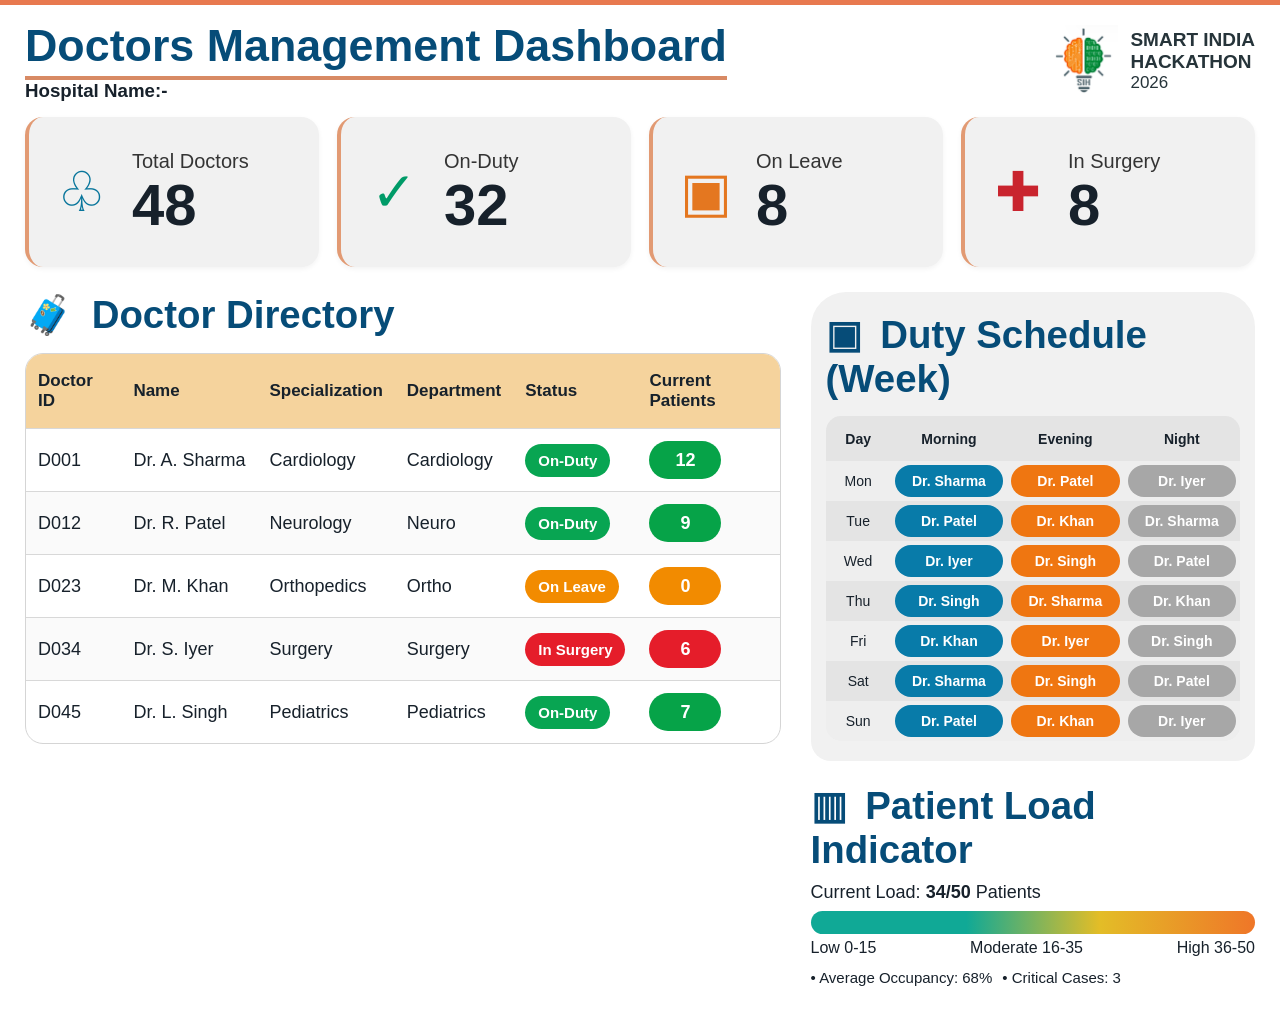
<file: index.html>
<!DOCTYPE html>
<html lang="en">
<head>
    <meta charset="UTF-8">
    <meta name="viewport" content="width=device-width, initial-scale=1.0">
    <title>Doctors Management Dashboard</title>
    <link rel="stylesheet" href="index.css">
</head>

<body>

<div class="dashboard">

    <!-- HEADER -->
    <header class="header">
        <div>
            <h2>Doctors Management Dashboard</h2>
            <h3>Hospital Name:-</h3>
        </div>

        <div class="sih-logo">
            <img src="sihq.jpeg" alt="Smart India Hackathon logo">
            <div>
                <strong>SMART INDIA</strong>
                <strong>HACKATHON</strong>
                <span>2026</span>
            </div>
        </div>
    </header>


    <!-- TOP STAT CARDS -->
    <section class="stats">

        <div class="stat-card">
            <div class="stat-icon blue">♧</div>
            <div>
                <p>Total Doctors</p>
                <h3>48</h3>
            </div>
        </div>

        <div class="stat-card">
            <div class="stat-icon green">✓</div>
            <div>
                <p>On-Duty</p>
                <h3>32</h3>
            </div>
        </div>

        <div class="stat-card">
            <div class="stat-icon orange">▣</div>
            <div>
                <p>On Leave</p>
                <h3>8</h3>
            </div>
        </div>

        <div class="stat-card">
            <div class="stat-icon red">✚</div>
            <div>
                <p>In Surgery</p>
                <h3>8</h3>
            </div>
        </div>

    </section>


    <!-- MAIN CONTENT -->
    <div class="main-content">

        <!-- LEFT SIDE -->
        <section class="left-section">

            <h2 class="section-title">
                <span>🧳</span> Doctor Directory
            </h2>

            <div class="table-container">
                <table>

                    <thead>
                        <tr>
                            <th>Doctor ID</th>
                            <th>Name</th>
                            <th>Specialization</th>
                            <th>Department</th>
                            <th>Status</th>
                            <th>Current Patients</th>
                        </tr>
                    </thead>

                    <tbody>

                        <tr>
                            <td>D001</td>
                            <td>Dr. A. Sharma</td>
                            <td>Cardiology</td>
                            <td>Cardiology</td>
                            <td><span class="status on-duty">On-Duty</span></td>
                            <td><span class="patients green-p">12</span></td>
                        </tr>

                        <tr>
                            <td>D012</td>
                            <td>Dr. R. Patel</td>
                            <td>Neurology</td>
                            <td>Neuro</td>
                            <td><span class="status on-duty">On-Duty</span></td>
                            <td><span class="patients green-p">9</span></td>
                        </tr>

                        <tr>
                            <td>D023</td>
                            <td>Dr. M. Khan</td>
                            <td>Orthopedics</td>
                            <td>Ortho</td>
                            <td><span class="status on-leave">On Leave</span></td>
                            <td><span class="patients orange-p">0</span></td>
                        </tr>

                        <tr>
                            <td>D034</td>
                            <td>Dr. S. Iyer</td>
                            <td>Surgery</td>
                            <td>Surgery</td>
                            <td><span class="status surgery">In Surgery</span></td>
                            <td><span class="patients red-p">6</span></td>
                        </tr>

                        <tr>
                            <td>D045</td>
                            <td>Dr. L. Singh</td>
                            <td>Pediatrics</td>
                            <td>Pediatrics</td>
                            <td><span class="status on-duty">On-Duty</span></td>
                            <td><span class="patients green-p">7</span></td>
                        </tr>

                    </tbody>

                </table>
            </div>

        </section>


        <!-- RIGHT SIDE -->
        <aside class="right-section">

            <!-- DUTY SCHEDULE -->
            <section class="schedule">

                <h2 class="section-title">
                    <span>▣</span> Duty Schedule (Week)
                </h2>

                <div class="schedule-table">

                    <div class="schedule-row header-row">
                        <div>Day</div>
                        <div>Morning</div>
                        <div>Evening</div>
                        <div>Night</div>
                    </div>

                    <div class="schedule-row">
                        <div>Mon</div>
                        <div><span class="morning">Dr. Sharma</span></div>
                        <div><span class="evening">Dr. Patel</span></div>
                        <div><span class="night">Dr. Iyer</span></div>
                    </div>

                    <div class="schedule-row">
                        <div>Tue</div>
                        <div><span class="morning">Dr. Patel</span></div>
                        <div><span class="evening">Dr. Khan</span></div>
                        <div><span class="night">Dr. Sharma</span></div>
                    </div>

                    <div class="schedule-row">
                        <div>Wed</div>
                        <div><span class="morning">Dr. Iyer</span></div>
                        <div><span class="evening">Dr. Singh</span></div>
                        <div><span class="night">Dr. Patel</span></div>
                    </div>

                    <div class="schedule-row">
                        <div>Thu</div>
                        <div><span class="morning">Dr. Singh</span></div>
                        <div><span class="evening">Dr. Sharma</span></div>
                        <div><span class="night">Dr. Khan</span></div>
                    </div>

                    <div class="schedule-row">
                        <div>Fri</div>
                        <div><span class="morning">Dr. Khan</span></div>
                        <div><span class="evening">Dr. Iyer</span></div>
                        <div><span class="night">Dr. Singh</span></div>
                    </div>

                    <div class="schedule-row">
                        <div>Sat</div>
                        <div><span class="morning">Dr. Sharma</span></div>
                        <div><span class="evening">Dr. Singh</span></div>
                        <div><span class="night">Dr. Patel</span></div>
                    </div>

                    <div class="schedule-row">
                        <div>Sun</div>
                        <div><span class="morning">Dr. Patel</span></div>
                        <div><span class="evening">Dr. Khan</span></div>
                        <div><span class="night">Dr. Iyer</span></div>
                    </div>

                </div>

            </section>


            <!-- PATIENT LOAD -->
            <section class="patient-load">

                <h2 class="section-title">
                    <span>▥</span> Patient Load Indicator
                </h2>

                <p class="load-text">
                    Current Load: <b>34/50</b> Patients
                </p>

                <div class="load-bar">
                    <div class="load-progress"></div>
                </div>

                <div class="load-labels">
                    <span>Low 0-15</span>
                    <span>Moderate 16-35</span>
                    <span>High 36-50</span>
                </div>

                <div class="load-info">
                    <span>• Average Occupancy: 68%</span>
                    <span>• Critical Cases: 3</span>
                </div>

            </section>

        </aside>

    </div>

</div>

</body>
</html>
</file>
<file: index.css>
* {
    margin: 0;
    padding: 0;
    box-sizing: border-box;
}

body {
    font-family: Arial, Helvetica, sans-serif;
    background: #ffffff;
    color: #17212b;
}

.dashboard {
    width: 100%;
    max-width: 1550px;
    margin: auto;
    padding: 15px 25px 25px;
    border-top: 5px solid #e8794f;
}


/* ================= HEADER ================= */

.header {
    display: flex;
    justify-content: space-between;
    align-items: flex-start;
    margin-bottom: 8px;
}

.header h1 {
    font-family: Georgia, serif;
    font-size: clamp(30px, 4vw, 55px);
    color: #07507c;
    font-weight: 700;
    margin-bottom: 12px;
}

.header h2 {
    font-size: clamp(30px, 3.5vw, 48px);
    color: #064c78;
    border-bottom: 4px solid #d88a64;
    display: inline-block;
    padding-bottom: 5px;
}

.sih-logo {
    display: flex;
    align-items: center;
    gap: 10px;
    color: #26343a;
    margin-top: 5px;
}

.sih-logo img {
    width: 72px;
    height: 72px;
    object-fit: contain;
}

.sih-logo strong {
    display: block;
    font-size: 19px;
}

.sih-logo span {
    display: block;
    font-size: 17px;
}


/* ================= STAT CARDS ================= */

.stats {
    display: grid;
    grid-template-columns: repeat(4, 1fr);
    gap: 18px;
    margin: 15px 0 25px;
}

.stat-card {
    min-height: 150px;
    background: #f1f1f1;
    border-radius: 18px;
    display: flex;
    align-items: center;
    gap: 18px;
    padding: 20px;
    border-left: 4px solid #e29a73;
    box-shadow: 0 2px 5px rgba(0,0,0,0.05);
}

.stat-card p {
    font-size: 20px;
    margin-bottom: 3px;
    color: #343434;
}

.stat-card h3 {
    font-size: 58px;
    line-height: 1;
}

.stat-icon {
    font-size: 55px;
    width: 65px;
    text-align: center;
}

.blue {
    color: #08759b;
}

.green {
    color: #009b68;
}

.orange {
    color: #e47720;
}

.red {
    color: #c9242e;
}


/* ================= MAIN ================= */

.main-content {
    display: grid;
    grid-template-columns: 1.7fr 1fr;
    gap: 30px;
}

.section-title {
    color: #064c78;
    font-size: clamp(27px, 3vw, 40px);
    margin-bottom: 15px;
    font-weight: 700;
}

.section-title span {
    margin-right: 8px;
}


/* ================= DOCTOR TABLE ================= */

.table-container {
    width: 100%;
    overflow-x: auto;
    border-radius: 18px;
    border: 1px solid #d5d5d5;
}

table {
    width: 100%;
    border-collapse: collapse;
    min-width: 750px;
}

thead {
    background: #f5d39d;
}

th {
    padding: 17px 12px;
    text-align: left;
    font-size: 17px;
}

td {
    padding: 12px;
    border-top: 1px solid #d8d8d8;
    font-size: 18px;
    white-space: nowrap;
}

tbody tr:nth-child(even) {
    background: #fafafa;
}

.status,
.patients {
    display: inline-flex;
    justify-content: center;
    align-items: center;
    border-radius: 20px;
    color: white;
    font-weight: bold;
}

.status {
    padding: 8px 13px;
    font-size: 15px;
}

.patients {
    width: 72px;
    height: 38px;
}

.on-duty {
    background: #08a552;
}

.on-leave {
    background: #f28b00;
}

.surgery {
    background: #e51d2a;
}

.green-p {
    background: #06a348;
}

.orange-p {
    background: #f28b00;
}

.red-p {
    background: #e51d2a;
}


/* ================= SCHEDULE ================= */

.schedule {
    background: #f1f1f1;
    border-radius: 35px 35px 20px 20px;
    padding: 20px 15px;
}

.schedule .section-title {
    margin-bottom: 15px;
}

.schedule-table {
    width: 100%;
    overflow: hidden;
    border-radius: 15px;
}

.schedule-row {
    display: grid;
    grid-template-columns: 0.7fr 1.25fr 1.25fr 1.25fr;
    align-items: center;
    min-height: 40px;
    background: #eeeeee;
}

.schedule-row > div {
    text-align: center;
    font-size: 14px;
    padding: 4px;
}

.header-row {
    background: #dedede;
    font-weight: bold;
    min-height: 45px;
}

.schedule-row:nth-child(odd) {
    background: #e4e4e4;
}

.morning,
.evening,
.night {
    display: block;
    border-radius: 18px;
    color: white;
    padding: 8px 5px;
    font-weight: bold;
}

.morning {
    background: #087ba9;
}

.evening {
    background: #ef7611;
}

.night {
    background: #a7a7a7;
}


/* ================= PATIENT LOAD ================= */

.patient-load {
    margin-top: 22px;
}

.patient-load .section-title {
    margin-bottom: 10px;
}

.load-text {
    font-size: 18px;
    margin-bottom: 8px;
}

.load-bar {
    width: 100%;
    height: 23px;
    background: linear-gradient(
        to right,
        #10a996 0%,
        #10a996 35%,
        #e3bd27 65%,
        #ef7628 100%
    );
    border-radius: 20px;
    overflow: hidden;
}

.load-progress {
    height: 100%;
    width: 68%;
    background: transparent;
}

.load-labels {
    display: flex;
    justify-content: space-between;
    margin-top: 5px;
    font-size: 16px;
}

.load-info {
    display: flex;
    gap: 10px;
    flex-wrap: wrap;
    margin-top: 12px;
    font-size: 15px;
}


/* ================= TABLET ================= */

@media (max-width: 1100px) {

    .stats {
        grid-template-columns: repeat(2, 1fr);
    }

    .main-content {
        grid-template-columns: 1fr;
    }

    .right-section {
        display: grid;
        grid-template-columns: 1fr 1fr;
        gap: 25px;
        align-items: start;
    }

    .patient-load {
        margin-top: 0;
    }
}


/* ================= MOBILE ================= */

@media (max-width: 700px) {

    .dashboard {
        padding: 10px;
        border-top-width: 3px;
    }

    .header {
        flex-direction: column;
        gap: 12px;
    }

    .header h1 {
        font-size: 27px;
        line-height: 1.15;
    }

    .header h2 {
        font-size: 26px;
        line-height: 1.15;
    }

    .sih-logo {
        align-self: flex-end;
    }

    .sih-logo img {
        width: 48px;
        height: 48px;
    }

    .sih-logo strong {
        font-size: 13px;
    }

    .sih-logo span {
        font-size: 12px;
    }


    /* STAT CARDS */

    .stats {
        grid-template-columns: 1fr 1fr;
        gap: 10px;
    }

    .stat-card {
        min-height: 105px;
        padding: 10px;
        gap: 7px;
        border-radius: 13px;
    }

    .stat-card p {
        font-size: 13px;
    }

    .stat-card h3 {
        font-size: 38px;
    }

    .stat-icon {
        font-size: 34px;
        width: 35px;
    }


    /* MAIN */

    .main-content {
        display: block;
    }

    .section-title {
        font-size: 25px;
        margin-top: 18px;
    }


    /* TABLE */

    .table-container {
        border-radius: 12px;
    }

    table {
        min-width: 750px;
    }

    th {
        font-size: 14px;
        padding: 12px 8px;
    }

    td {
        font-size: 14px;
        padding: 10px 8px;
    }


    /* RIGHT */

    .right-section {
        display: block;
    }

    .schedule {
        margin-top: 20px;
        padding: 12px 8px;
        border-radius: 20px;
    }

    .schedule-row {
        grid-template-columns: 0.55fr 1fr 1fr 1fr;
    }

    .schedule-row > div {
        font-size: 11px;
        padding: 3px;
    }

    .morning,
    .evening,
    .night {
        padding: 7px 2px;
        font-size: 10px;
    }

    .load-labels {
        font-size: 11px;
    }

    .load-info {
        font-size: 12px;
    }
}


/* ================= SMALL PHONES ================= */

@media (max-width: 400px) {

    .stats {
        grid-template-columns: 1fr;
    }

    .stat-card {
        min-height: 85px;
    }

    .header h1 {
        font-size: 23px;
    }

    .header h2 {
        font-size: 22px;
    }
}
</file>
<file: dashboard.css>
* {
    margin: 0;
    padding: 0;
    box-sizing: border-box;
}

body {
    font-family: Arial, Helvetica, sans-serif;
    background: #ffffff;
    color: #17212b;
}

.dashboard {
    width: 100%;
    max-width: 1550px;
    margin: auto;
    padding: 15px 25px 25px;
    border-top: 5px solid #e8794f;
}


/* ================= HEADER ================= */

.header {
    display: flex;
    justify-content: space-between;
    align-items: flex-start;
    margin-bottom: 8px;
}

.header h1 {
    font-family: Georgia, serif;
    font-size: clamp(30px, 4vw, 55px);
    color: #07507c;
    font-weight: 700;
    margin-bottom: 12px;
}

.header h2 {
    font-size: clamp(30px, 3.5vw, 48px);
    color: #064c78;
    border-bottom: 4px solid #d88a64;
    display: inline-block;
    padding-bottom: 5px;
}

.sih-logo {
    display: flex;
    align-items: center;
    gap: 10px;
    color: #26343a;
    margin-top: 5px;
}

.sih-logo img {
    width: 72px;
    height: 72px;
    object-fit: contain;
}

.sih-logo strong {
    display: block;
    font-size: 19px;
}

.sih-logo span {
    display: block;
    font-size: 17px;
}


/* ================= STAT CARDS ================= */

.stats {
    display: grid;
    grid-template-columns: repeat(4, 1fr);
    gap: 18px;
    margin: 15px 0 25px;
}

.stat-card {
    min-height: 150px;
    background: #f1f1f1;
    border-radius: 18px;
    display: flex;
    align-items: center;
    gap: 18px;
    padding: 20px;
    border-left: 4px solid #e29a73;
    box-shadow: 0 2px 5px rgba(0,0,0,0.05);
}

.stat-card p {
    font-size: 20px;
    margin-bottom: 3px;
    color: #343434;
}

.stat-card h3 {
    font-size: 58px;
    line-height: 1;
}

.stat-icon {
    font-size: 55px;
    width: 65px;
    text-align: center;
}

.blue {
    color: #08759b;
}

.green {
    color: #009b68;
}

.orange {
    color: #e47720;
}

.red {
    color: #c9242e;
}


/* ================= MAIN ================= */

.main-content {
    display: grid;
    grid-template-columns: 1.7fr 1fr;
    gap: 30px;
}

.section-title {
    color: #064c78;
    font-size: clamp(27px, 3vw, 40px);
    margin-bottom: 15px;
    font-weight: 700;
}

.section-title span {
    margin-right: 8px;
}


/* ================= DOCTOR TABLE ================= */

.table-container {
    width: 100%;
    overflow-x: auto;
    border-radius: 18px;
    border: 1px solid #d5d5d5;
}

table {
    width: 100%;
    border-collapse: collapse;
    min-width: 750px;
}

thead {
    background: #f5d39d;
}

th {
    padding: 17px 12px;
    text-align: left;
    font-size: 17px;
}

td {
    padding: 12px;
    border-top: 1px solid #d8d8d8;
    font-size: 18px;
    white-space: nowrap;
}

tbody tr:nth-child(even) {
    background: #fafafa;
}

.status,
.patients {
    display: inline-flex;
    justify-content: center;
    align-items: center;
    border-radius: 20px;
    color: white;
    font-weight: bold;
}

.status {
    padding: 8px 13px;
    font-size: 15px;
}

.patients {
    width: 72px;
    height: 38px;
}

.on-duty {
    background: #08a552;
}

.on-leave {
    background: #f28b00;
}

.surgery {
    background: #e51d2a;
}

.green-p {
    background: #06a348;
}

.orange-p {
    background: #f28b00;
}

.red-p {
    background: #e51d2a;
}


/* ================= SCHEDULE ================= */

.schedule {
    background: #f1f1f1;
    border-radius: 35px 35px 20px 20px;
    padding: 20px 15px;
}

.schedule .section-title {
    margin-bottom: 15px;
}

.schedule-table {
    width: 100%;
    overflow: hidden;
    border-radius: 15px;
}

.schedule-row {
    display: grid;
    grid-template-columns: 0.7fr 1.25fr 1.25fr 1.25fr;
    align-items: center;
    min-height: 40px;
    background: #eeeeee;
}

.schedule-row > div {
    text-align: center;
    font-size: 14px;
    padding: 4px;
}

.header-row {
    background: #dedede;
    font-weight: bold;
    min-height: 45px;
}

.schedule-row:nth-child(odd) {
    background: #e4e4e4;
}

.morning,
.evening,
.night {
    display: block;
    border-radius: 18px;
    color: white;
    padding: 8px 5px;
    font-weight: bold;
}

.morning {
    background: #087ba9;
}

.evening {
    background: #ef7611;
}

.night {
    background: #a7a7a7;
}


/* ================= PATIENT LOAD ================= */

.patient-load {
    margin-top: 22px;
}

.patient-load .section-title {
    margin-bottom: 10px;
}

.load-text {
    font-size: 18px;
    margin-bottom: 8px;
}

.load-bar {
    width: 100%;
    height: 23px;
    background: linear-gradient(
        to right,
        #10a996 0%,
        #10a996 35%,
        #e3bd27 65%,
        #ef7628 100%
    );
    border-radius: 20px;
    overflow: hidden;
}

.load-progress {
    height: 100%;
    width: 68%;
    background: transparent;
}

.load-labels {
    display: flex;
    justify-content: space-between;
    margin-top: 5px;
    font-size: 16px;
}

.load-info {
    display: flex;
    gap: 10px;
    flex-wrap: wrap;
    margin-top: 12px;
    font-size: 15px;
}


/* ================= TABLET ================= */

@media (max-width: 1100px) {

    .stats {
        grid-template-columns: repeat(2, 1fr);
    }

    .main-content {
        grid-template-columns: 1fr;
    }

    .right-section {
        display: grid;
        grid-template-columns: 1fr 1fr;
        gap: 25px;
        align-items: start;
    }

    .patient-load {
        margin-top: 0;
    }
}


/* ================= MOBILE ================= */

@media (max-width: 700px) {

    .dashboard {
        padding: 10px;
        border-top-width: 3px;
    }

    .header {
        flex-direction: column;
        gap: 12px;
    }

    .header h1 {
        font-size: 27px;
        line-height: 1.15;
    }

    .header h2 {
        font-size: 26px;
        line-height: 1.15;
    }

    .sih-logo {
        align-self: flex-end;
    }

    .sih-logo img {
        width: 48px;
        height: 48px;
    }

    .sih-logo strong {
        font-size: 13px;
    }

    .sih-logo span {
        font-size: 12px;
    }


    /* STAT CARDS */

    .stats {
        grid-template-columns: 1fr 1fr;
        gap: 10px;
    }

    .stat-card {
        min-height: 105px;
        padding: 10px;
        gap: 7px;
        border-radius: 13px;
    }

    .stat-card p {
        font-size: 13px;
    }

    .stat-card h3 {
        font-size: 38px;
    }

    .stat-icon {
        font-size: 34px;
        width: 35px;
    }


    /* MAIN */

    .main-content {
        display: block;
    }

    .section-title {
        font-size: 25px;
        margin-top: 18px;
    }


    /* TABLE */

    .table-container {
        border-radius: 12px;
    }

    table {
        min-width: 750px;
    }

    th {
        font-size: 14px;
        padding: 12px 8px;
    }

    td {
        font-size: 14px;
        padding: 10px 8px;
    }


    /* RIGHT */

    .right-section {
        display: block;
    }

    .schedule {
        margin-top: 20px;
        padding: 12px 8px;
        border-radius: 20px;
    }

    .schedule-row {
        grid-template-columns: 0.55fr 1fr 1fr 1fr;
    }

    .schedule-row > div {
        font-size: 11px;
        padding: 3px;
    }

    .morning,
    .evening,
    .night {
        padding: 7px 2px;
        font-size: 10px;
    }

    .load-labels {
        font-size: 11px;
    }

    .load-info {
        font-size: 12px;
    }
}


/* ================= SMALL PHONES ================= */

@media (max-width: 400px) {

    .stats {
        grid-template-columns: 1fr;
    }

    .stat-card {
        min-height: 85px;
    }

    .header h1 {
        font-size: 23px;
    }

    .header h2 {
        font-size: 22px;
    }
}
</file>
